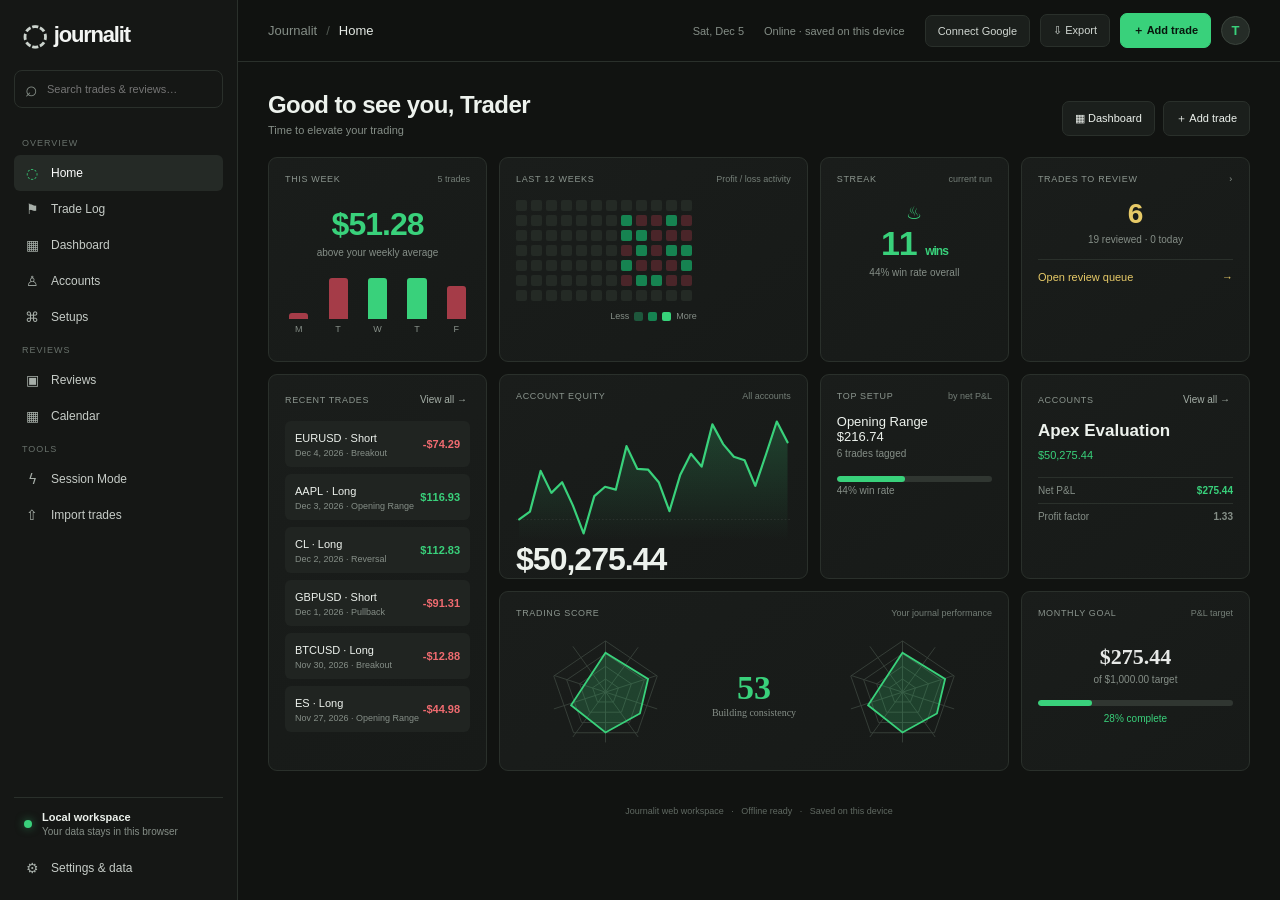
<file: web/index.html>
<!doctype html>
<html lang="en">
  <head>
    <meta charset="UTF-8" />
    <meta name="viewport" content="width=device-width, initial-scale=1.0" />
    <meta name="theme-color" content="#111311" />
    <meta name="description" content="Journalit web trading journal" />
    <link rel="manifest" href="./manifest.webmanifest" />
    <title>Journalit — Trading Journal</title>
    <link rel="stylesheet" href="./styles.css" />
  </head>
  <body>
    <div class="app-shell">
      <aside class="sidebar" id="sidebar">
        <a class="brand" href="#home" aria-label="Journalit home"><span class="brand-mark">◌</span><span>journalit</span></a>
        <label class="search-wrap"><span>⌕</span><input id="global-search" placeholder="Search trades & reviews…" /></label>
        <nav id="main-nav" aria-label="Main navigation">
          <p class="nav-label">Overview</p>
          <button class="nav-item active" data-page="home"><span>◌</span>Home</button>
          <button class="nav-item" data-page="trades"><span>⚑</span>Trade Log</button>
          <button class="nav-item" data-page="dashboard"><span>▦</span>Dashboard</button>
          <button class="nav-item" data-page="accounts"><span>♙</span>Accounts</button>
          <button class="nav-item" data-page="setups"><span>⌘</span>Setups</button>
          <p class="nav-label">Reviews</p>
          <button class="nav-item" data-page="reviews"><span>▣</span>Reviews</button>
          <button class="nav-item" data-page="calendar"><span>▦</span>Calendar</button>
          <p class="nav-label">Tools</p>
          <button class="nav-item" data-page="session"><span>ϟ</span>Session Mode</button>
          <button class="nav-item" data-page="import"><span>⇧</span>Import trades</button>
        </nav>
        <div class="sidebar-bottom"><div class="local-status"><span class="status-dot"></span><span><b>Local workspace</b><small>Your data stays in this browser</small></span></div><button class="nav-item" data-action="settings"><span>⚙</span>Settings & data</button></div>
      </aside>
      <main class="main-area">
        <header class="topbar"><button class="mobile-menu" id="mobile-menu" aria-label="Open menu">☰</button><div class="breadcrumbs"><span>Journalit</span><i>/</i><b id="top-title">Home</b></div><div class="top-actions"><span class="today-label" id="today-label"></span><span class="today-label" id="connection-status">Online · saved on this device</span><button class="button button-quiet" data-action="auth" id="auth-button">Connect Google</button><button class="button button-quiet" data-action="export">⇩ <span>Export</span></button><button class="button button-primary" data-action="add-trade">＋ <span>Add trade</span></button><button class="avatar" title="Local workspace">T</button></div></header>
        <div id="page-root" class="page-root"></div>
        <footer class="app-footer">Journalit web workspace <span>·</span> Offline ready <span>·</span> Saved on this device</footer>
      </main>
    </div>
    <div id="modal-root"></div>
    <input id="csv-file" type="file" accept=".csv,text/csv" hidden />
    <script src="./apps-script-config.js"></script>
    <script src="./apps-script-client.js"></script>
    <script src="./app.js"></script>
  </body>
</html>
</file>
<file: web/styles.css>
:root{color-scheme:dark;--bg:#111311;--panel:#181b19;--panel2:#1d211e;--line:#2a302b;--muted:#858e87;--text:#edf2ed;--green:#39d17b;--red:#f06b70;--purple:#a992ff;--yellow:#e7ca67;--sidebar:238px;font-family:'DM Sans',sans-serif}*{box-sizing:border-box}body{margin:0;background:var(--bg);color:var(--text);font-size:13px}button,input,select,textarea{font:inherit}button{color:inherit;cursor:pointer}.app-shell{min-height:100vh}.sidebar{position:fixed;inset:0 auto 0 0;width:var(--sidebar);display:flex;flex-direction:column;padding:20px 14px 14px;background:#151715;border-right:1px solid var(--line);z-index:5}.brand{display:flex;align-items:center;gap:8px;padding:2px 8px 22px;color:#f3f5f3;text-decoration:none;font:800 22px Manrope,sans-serif;letter-spacing:-1.2px}.brand-mark{font-size:29px;color:#cbd3cd;line-height:20px}.search-wrap{height:38px;border:1px solid var(--line);border-radius:8px;display:flex;align-items:center;padding:0 10px;color:var(--muted);gap:7px;margin-bottom:20px}.search-wrap span{font-size:21px}.search-wrap input{width:100%;background:none;border:0;outline:0;color:var(--text);font-size:11px}.nav-label{font-size:9px;text-transform:uppercase;letter-spacing:1px;color:#68716b;margin:10px 8px 7px}.nav-item{width:100%;height:36px;display:flex;align-items:center;gap:11px;text-align:left;border:0;border-radius:6px;background:transparent;color:#c6ccc7;padding:0 10px;font-size:12px}.nav-item span{width:16px;color:#a7afa9;font-size:14px;text-align:center}.nav-item:hover,.nav-item.active{background:#252a26;color:white}.nav-item.active span{color:var(--green)}.sidebar-bottom{margin-top:auto}.local-status{display:flex;align-items:center;gap:10px;padding:13px 10px;border-top:1px solid var(--line);font-size:11px}.local-status b,.local-status small{display:block}.local-status small{color:var(--muted);font-size:10px;margin-top:3px}.status-dot{width:8px;height:8px;border-radius:50%;background:var(--green);box-shadow:0 0 9px #39d17b80}.main-area{margin-left:var(--sidebar);min-height:100vh}.topbar{height:62px;border-bottom:1px solid var(--line);display:flex;align-items:center;justify-content:space-between;padding:0 30px;position:sticky;top:0;background:#111311ed;backdrop-filter:blur(16px);z-index:4}.breadcrumbs{display:flex;gap:9px;color:var(--muted);align-items:center}.breadcrumbs i{font-style:normal;color:#515852}.breadcrumbs b{color:#e4e9e4;font-weight:500}.top-actions{display:flex;align-items:center;gap:10px}.today-label{color:var(--muted);font-size:11px;margin-right:10px}.button{border:1px solid var(--line);border-radius:7px;background:#1b1f1c;padding:9px 12px;font-size:11px;white-space:nowrap}.button:hover{border-color:#475148}.button-primary{background:var(--green);border-color:var(--green);color:#07150c;font-weight:700}.button-primary:hover{background:#58df91}.button-quiet{color:#d0d6d1}.avatar{width:29px;height:29px;border:1px solid #3b443d;border-radius:50%;background:#252c27;color:var(--green);font-weight:700}.mobile-menu{display:none;background:none;border:0}.page-root{max-width:1540px;padding:27px 30px 20px;margin:0 auto}.page-heading{display:flex;align-items:flex-end;justify-content:space-between;margin:2px 0 21px;gap:15px}.page-heading h1{font:600 24px Manrope,sans-serif;margin:0 0 5px;letter-spacing:-.55px}.page-heading p{margin:0;color:var(--muted);font-size:11px}.heading-actions{display:flex;gap:8px}.grid{display:grid;gap:12px}.home-grid{grid-template-columns:1.1fr 1.55fr .95fr 1.15fr;grid-template-rows:205px 205px 180px}.card{background:linear-gradient(145deg,#1a1d1b,#171a18);border:1px solid var(--line);border-radius:9px;min-width:0;padding:16px;overflow:hidden}.card-label{color:#8b958e;font-size:9px;text-transform:uppercase;letter-spacing:.65px;display:flex;align-items:center;justify-content:space-between;margin-bottom:13px}.card-label .subtle{font-size:9px;text-transform:none;letter-spacing:0;color:#747e77}.week-card{grid-column:1;grid-row:1}.heat-card{grid-column:2;grid-row:1}.streak-card{grid-column:3;grid-row:1}.review-card{grid-column:4;grid-row:1}.recent-card{grid-column:1;grid-row:2/4}.equity-card{grid-column:2;grid-row:2}.setup-card{grid-column:3;grid-row:2}.account-widget{grid-column:4;grid-row:2}.score-card{grid-column:2/4;grid-row:3}.goal-card{grid-column:4;grid-row:3}.metric-big{font:800 32px Manrope,sans-serif;letter-spacing:-1px}.positive{color:var(--green)}.negative{color:var(--red)}.metric-note{font-size:10px;color:var(--muted);margin-top:4px}.week-total{text-align:center;padding-top:9px}.week-bars{height:56px;display:flex;align-items:flex-end;justify-content:space-around;gap:12px;margin-top:20px}.week-bar-col{display:flex;flex:1;height:100%;flex-direction:column;justify-content:flex-end;align-items:center;gap:5px;color:#879089;font-size:9px}.week-bar{width:70%;max-width:33px;border-radius:3px 3px 0 0;background:var(--green);min-height:3px}.week-bar.loss{background:#a53c48}.heatmap{display:grid;grid-template-rows:repeat(7,11px);grid-auto-flow:column;grid-auto-columns:11px;gap:4px;overflow:hidden;height:107px;align-content:center}.heatmap-cell{border-radius:2px;background:#242a25}.heatmap-cell.p1{background:#164a35}.heatmap-cell.p2{background:#168351}.heatmap-cell.p3{background:#38d47c}.heatmap-cell.l1{background:#4a2529}.heatmap-cell.l2{background:#a53740}.heat-legend{display:flex;justify-content:center;align-items:center;gap:5px;font-size:9px;color:var(--muted);margin-top:7px}.heat-legend i{width:9px;height:9px;border-radius:2px;background:#1e573c}.heat-legend i:nth-of-type(2){background:#168351}.heat-legend i:nth-of-type(3){background:#37d27a}.streak-center{text-align:center;padding-top:5px}.streak-icon{font-size:18px;color:var(--green)}.streak-center .metric-big{font-size:34px}.review-number{font:700 28px Manrope,sans-serif;color:var(--yellow);text-align:center;margin:14px 0 4px}.review-card .metric-note{text-align:center}.review-action{display:flex;align-items:center;justify-content:space-between;margin-top:14px;padding-top:11px;border-top:1px solid var(--line);font-size:11px;color:var(--yellow);cursor:pointer}.recent-list{display:flex;flex-direction:column;gap:7px}.recent-item{background:#202421;border-radius:6px;padding:9px 10px;display:flex;justify-content:space-between;align-items:center;cursor:pointer}.recent-item:hover{background:#282e29}.recent-item b{font-size:11px;font-weight:500}.recent-item small{font-size:9px;color:var(--muted);display:block;margin-top:3px}.recent-item strong{font-size:11px}.chart-wrap{height:127px;margin-top:5px}.chart-wrap svg{width:100%;height:100%;overflow:visible}.setup-row{display:flex;justify-content:space-between;margin:17px 0 7px;font-size:10px}.setup-row strong{font-weight:600}.progress{height:6px;background:#303631;border-radius:10px;overflow:hidden}.progress i{display:block;height:100%;background:var(--green);border-radius:10px}.account-widget .account-name{font:600 17px Manrope,sans-serif}.account-widget .account-equity{font-size:11px;color:var(--green);margin:8px 0 16px}.account-lines{display:flex;justify-content:space-between;color:var(--muted);font-size:10px;padding:7px 0;border-top:1px solid var(--line)}.score-layout{display:flex;align-items:center;justify-content:space-around;height:125px}.score-number{text-align:center;font:800 34px Manrope;color:var(--green)}.score-number small{display:block;font:10px 'DM Sans';color:var(--muted)}.radar{width:145px;height:125px}.goal-number{text-align:center;font:700 22px Manrope;color:#e7e9e7;margin:26px 0 4px}.goal-meter{margin-top:15px}.goal-meter small{display:block;text-align:center;color:var(--green);margin-top:7px;font-size:10px}.stat-row{display:grid;grid-template-columns:repeat(4,1fr);gap:11px;margin-bottom:13px}.stat-box{background:#1a1d1b;border:1px solid var(--line);border-radius:8px;padding:13px 15px}.stat-box span{display:block;color:var(--muted);font-size:10px;margin-bottom:7px}.stat-box b{font:700 19px Manrope}.two-column{display:grid;grid-template-columns:1.6fr 1fr;gap:12px}.large-chart{height:290px}.large-chart svg{width:100%;height:100%}.table-card{padding:0}.table-toolbar{display:flex;align-items:center;justify-content:space-between;padding:15px 16px;border-bottom:1px solid var(--line);gap:10px}.table-toolbar h3,.card h3{font:600 13px Manrope;margin:0}.table-tools{display:flex;gap:7px}.filter-input,.select-control{border:1px solid var(--line);background:#151816;color:var(--text);border-radius:6px;padding:8px 10px;font-size:10px;outline:none}.trade-table{width:100%;border-collapse:collapse;white-space:nowrap}.trade-table th{text-align:left;color:#828b84;font-size:9px;font-weight:500;text-transform:uppercase;letter-spacing:.4px;padding:11px 14px;background:#191c1a}.trade-table td{padding:12px 14px;border-top:1px solid #252a26;font-size:10px}.trade-table tr:hover td{background:#1c201d}.trade-table .instrument{font-weight:600;color:#e8eee9}.pill{display:inline-block;border:1px solid #354139;border-radius:99px;padding:3px 7px;color:#b8c4ba;font-size:9px}.empty-note{color:var(--muted);text-align:center;padding:34px}.section-grid{grid-template-columns:repeat(3,1fr)}.account-card h3{font:600 15px Manrope;margin:3px 0}.account-balance{font:700 26px Manrope;margin:15px 0 3px}.account-card .account-meta{color:var(--muted);font-size:10px;margin:7px 0 16px}.setup-card-full .metric-big{font-size:25px}.setup-stats{display:flex;gap:22px;margin:18px 0;color:var(--muted);font-size:10px}.setup-stats b{color:var(--text);display:block;font-size:13px;margin-top:4px}.review-cards{grid-template-columns:repeat(3,1fr)}.review-tile{cursor:pointer;min-height:150px}.review-tile:hover{border-color:#536257}.review-tile .tile-icon{font-size:19px;color:var(--purple);margin-bottom:17px}.review-tile h3{margin:0 0 7px}.review-tile p{color:var(--muted);font-size:10px}.review-tile .review-link{margin-top:16px;color:var(--purple);font-size:10px}.calendar-layout{display:grid;grid-template-columns:1.4fr .8fr;gap:12px}.calendar-grid{display:grid;grid-template-columns:repeat(7,1fr);gap:5px}.calendar-grid span{padding:7px;color:var(--muted);font-size:10px}.calendar-day{height:74px;border:1px solid var(--line);border-radius:6px;padding:7px;font-size:10px;color:#cbd0cc}.calendar-day.today{border-color:var(--green)}.calendar-day .day-pnl{display:block;margin-top:12px;font-size:9px;color:var(--green)}.calendar-day.loss .day-pnl{color:var(--red)}.session-layout{max-width:700px;margin:auto}.session-clock{text-align:center;padding:40px 0 25px}.session-clock .clock{font:700 62px Manrope;letter-spacing:2px}.session-controls{display:flex;justify-content:center;gap:10px;margin-top:20px}.session-prompts{grid-template-columns:1fr 1fr}.session-prompts textarea{width:100%;height:85px;resize:vertical}.field,textarea{border:1px solid var(--line);background:#121512;color:var(--text);border-radius:6px;padding:10px;outline:none}.field:focus,textarea:focus,.filter-input:focus{border-color:#50795d}.modal-backdrop{position:fixed;inset:0;background:#050705b8;backdrop-filter:blur(5px);z-index:20;display:grid;place-items:center;padding:20px}.modal{width:min(650px,100%);max-height:90vh;overflow:auto;background:#191d1a;border:1px solid #343b35;border-radius:12px;box-shadow:0 20px 80px #0009}.modal-header{display:flex;justify-content:space-between;align-items:center;padding:19px 22px;border-bottom:1px solid var(--line)}.modal-header h2{font:600 17px Manrope;margin:0}.modal-close{background:none;border:0;color:var(--muted);font-size:20px}.modal-body{padding:20px 22px}.form-grid{display:grid;grid-template-columns:1fr 1fr;gap:13px}.form-field label{display:block;font-size:10px;color:#aab2ac;margin-bottom:6px}.form-field input,.form-field select,.form-field textarea{width:100%}.form-field.wide{grid-column:1/-1}.modal-footer{display:flex;justify-content:space-between;align-items:center;padding:15px 22px;border-top:1px solid var(--line)}.toast{position:fixed;bottom:24px;right:24px;background:#252c27;border:1px solid #3b463d;color:#eaf0eb;padding:12px 16px;border-radius:8px;z-index:40;box-shadow:0 8px 25px #0008}.app-footer{text-align:center;color:#606962;font-size:9px;padding:15px}.app-footer span{padding:0 5px}.import-zone{border:1px dashed #49534a;border-radius:9px;padding:35px;text-align:center;color:var(--muted);cursor:pointer}.import-zone strong{display:block;color:#e7ece8;font-size:13px;margin-bottom:8px}.import-help{font-size:10px;color:var(--muted);line-height:1.7;margin-top:14px}.settings-row{display:flex;align-items:center;justify-content:space-between;padding:15px 0;border-bottom:1px solid var(--line);font-size:11px}.settings-row small{display:block;color:var(--muted);margin-top:4px}.toggle{accent-color:var(--green);width:16px;height:16px}.mobile-menu{color:var(--text)}
.link-button,.icon-button{background:none;border:0;color:#a4aea6;font-size:10px;padding:3px}.link-button:hover,.icon-button:hover{color:var(--green)}.subtle{color:var(--muted)}.account-plan{margin-top:14px;padding-top:11px;border-top:1px solid var(--line)}.account-plan-heading{display:flex;align-items:center;justify-content:space-between;font-size:10px;color:#b9c2bb;margin-bottom:7px}.plan-value{display:flex;align-items:center;justify-content:space-between;gap:8px;padding:6px 0;color:var(--muted);font-size:9px}.plan-value b{color:#e2e8e3;font-size:9px;text-align:right}.risk-calculator{padding:19px}.risk-form-grid{display:grid;grid-template-columns:repeat(3,minmax(0,1fr));gap:13px;margin-top:19px}.risk-form-grid .form-field label{display:block;color:#abb4ad;font-size:10px;margin-bottom:6px}.risk-form-grid .field{width:100%}.risk-results{display:grid;grid-template-columns:1fr 2fr;gap:12px;margin-top:17px}.risk-result-primary,.risk-result-grid{border:1px solid var(--line);border-radius:8px;background:#141714;padding:13px}.risk-result-primary{display:flex;flex-direction:column;justify-content:center;gap:8px}.risk-result-primary span,.risk-result-grid span{font-size:9px;color:var(--muted)}.risk-result-primary strong{font:700 24px Manrope,sans-serif;color:var(--green)}.risk-result-grid{display:grid;grid-template-columns:1fr 1fr;gap:12px}.risk-result-grid span,.risk-result-grid b{display:block}.risk-result-grid b{font-size:11px;margin-top:5px}.risk-message{font-size:10px;color:#a9b4ab;margin:12px 0 0}.risk-message.warning{color:var(--yellow)}
.growth-planner{padding:19px}.growth-intro{display:flex;align-items:center;justify-content:space-between;gap:16px}.growth-intro h2{font:600 18px Manrope,sans-serif;margin:0}.growth-intro p{font-size:10px;color:var(--muted);margin:6px 0 0}.growth-progress{text-align:right;white-space:nowrap}.growth-progress b,.growth-progress small{display:block}.growth-progress b{font:700 20px Manrope;color:var(--green)}.growth-progress small{font-size:9px;color:var(--muted)}.growth-controls{display:grid;grid-template-columns:1.25fr .7fr .9fr 1.5fr;gap:12px;align-items:end;margin-top:17px}.growth-controls label{font-size:9px;color:#aab3ac}.growth-controls .field{display:block;width:100%;margin-top:6px}.growth-rule{font-size:9px;line-height:1.6;color:var(--muted);padding:8px 0}.growth-rule b{color:var(--text)}.growth-summary-grid{display:grid;grid-template-columns:repeat(3,1fr);gap:10px;margin-top:13px}.growth-summary-grid>div{border:1px solid var(--line);background:#141714;border-radius:7px;padding:11px 13px}.growth-summary-grid span,.growth-summary-grid b{display:block}.growth-summary-grid span{font-size:9px;color:var(--muted)}.growth-summary-grid b{font:600 14px Manrope,sans-serif;margin-top:6px;color:#e8eee9}.growth-summary-grid>div:nth-child(2) b{color:var(--green)}.growth-disclaimer{border-left:2px solid var(--yellow);padding-left:9px;color:#a9a18a;font-size:9px;line-height:1.6;margin:12px 0}.growth-table-wrap{overflow:auto;border:1px solid var(--line);border-radius:7px}.growth-table{width:100%;border-collapse:collapse;white-space:nowrap}.growth-table th{text-align:right;padding:10px 13px;background:#1d211e;color:#929c94;font-size:9px;font-weight:500}.growth-table th:first-child,.growth-table td:first-child{text-align:center}.growth-table td{text-align:right;padding:9px 13px;border-top:1px solid #292e2a;font-size:10px}.growth-table td b{font-size:10px;color:#e7ece8}.growth-table td small{display:block;color:var(--muted);font-size:8px;margin-top:2px}.growth-table td:last-child{text-align:center}.growth-table tbody tr:hover td{background:#1b201c}.growth-table .toggle{vertical-align:middle}.plan-actions{display:flex;align-items:center;gap:8px}
@media(max-width:1100px){:root{--sidebar:210px}.home-grid{grid-template-columns:1fr 1.3fr 1fr;grid-template-rows:190px 190px 175px 160px}.review-card{grid-column:3;grid-row:1}.recent-card{grid-column:1;grid-row:2/4}.equity-card{grid-column:2;grid-row:2}.setup-card{grid-column:3;grid-row:2}.account-widget{grid-column:2;grid-row:3}.score-card{grid-column:1/3;grid-row:4}.goal-card{grid-column:3;grid-row:3/5}.stat-row{grid-template-columns:repeat(2,1fr)}}
@media(max-width:740px){:root{--sidebar:0px}.sidebar{transform:translateX(-245px);width:235px;transition:transform .2s;box-shadow:15px 0 35px #0008}.sidebar.open{transform:translateX(0)}.main-area{margin-left:0}.topbar{height:56px;padding:0 13px;gap:9px}.mobile-menu{display:block}.breadcrumbs{margin-right:auto;font-size:11px}.today-label{display:none}.top-actions{gap:6px}.button{padding:8px 9px}.button-quiet span,.button-primary span{display:none}.avatar{display:none}.page-root{padding:20px 13px}.page-heading{align-items:flex-start}.page-heading h1{font-size:21px}.home-grid{display:grid;grid-template-columns:1fr 1fr;grid-template-rows:auto}.home-grid .card{grid-column:auto;grid-row:auto;min-height:170px}.home-grid .heat-card,.home-grid .recent-card,.home-grid .score-card{grid-column:1/-1}.home-grid .recent-card{grid-row:auto}.home-grid .heat-card{min-height:190px}.home-grid .score-card{min-height:170px}.stat-row{gap:7px}.stat-box{padding:11px}.stat-box b{font-size:16px}.two-column,.calendar-layout{grid-template-columns:1fr}.section-grid,.review-cards{grid-template-columns:1fr 1fr}.trade-table{min-width:700px}.table-card{overflow:auto}.table-toolbar{position:sticky;left:0}.form-grid{grid-template-columns:1fr}.form-field.wide{grid-column:auto}.session-prompts{grid-template-columns:1fr}.session-clock .clock{font-size:49px}.page-heading .heading-actions{flex-wrap:wrap}.calendar-day{height:58px;padding:5px}.calendar-day .day-pnl{font-size:8px}}
@media(max-width:430px){.section-grid,.review-cards{grid-template-columns:1fr}.home-grid{grid-template-columns:1fr 1fr}.home-grid .week-card,.home-grid .streak-card,.home-grid .review-card,.home-grid .equity-card,.home-grid .setup-card,.home-grid .account-widget,.home-grid .goal-card{min-height:160px}.home-grid .week-card{grid-column:1/-1}.home-grid .streak-card,.home-grid .review-card{min-height:145px}.home-grid .recent-card{min-height:auto}.stat-row{grid-template-columns:1fr 1fr}}
@media(max-width:740px){.risk-form-grid{grid-template-columns:1fr 1fr}.risk-results{grid-template-columns:1fr}.risk-result-grid{grid-template-columns:1fr 1fr}}
@media(max-width:430px){.risk-form-grid{grid-template-columns:1fr}.risk-result-grid{grid-template-columns:1fr}}
@media(max-width:1100px){.growth-controls{grid-template-columns:1fr 1fr}.growth-rule{grid-column:1/-1}}
@media(max-width:600px){.growth-intro{align-items:flex-start}.growth-intro h2{font-size:16px}.growth-controls{grid-template-columns:1fr}.growth-rule{grid-column:auto}.growth-table{min-width:630px}}
@media(max-width:500px){.growth-summary-grid{grid-template-columns:1fr}.plan-actions{gap:4px}}
.account-card[data-action="select-growth-account"]{cursor:pointer}.account-card[data-action="select-growth-account"]:hover{border-color:#4c5b4e}.account-card[data-action="select-growth-account"]:focus-visible{outline:2px solid var(--green);outline-offset:2px}.account-card.growth-selected{border-color:#46644e;box-shadow:inset 0 0 0 1px #39d17b20}
</file>
